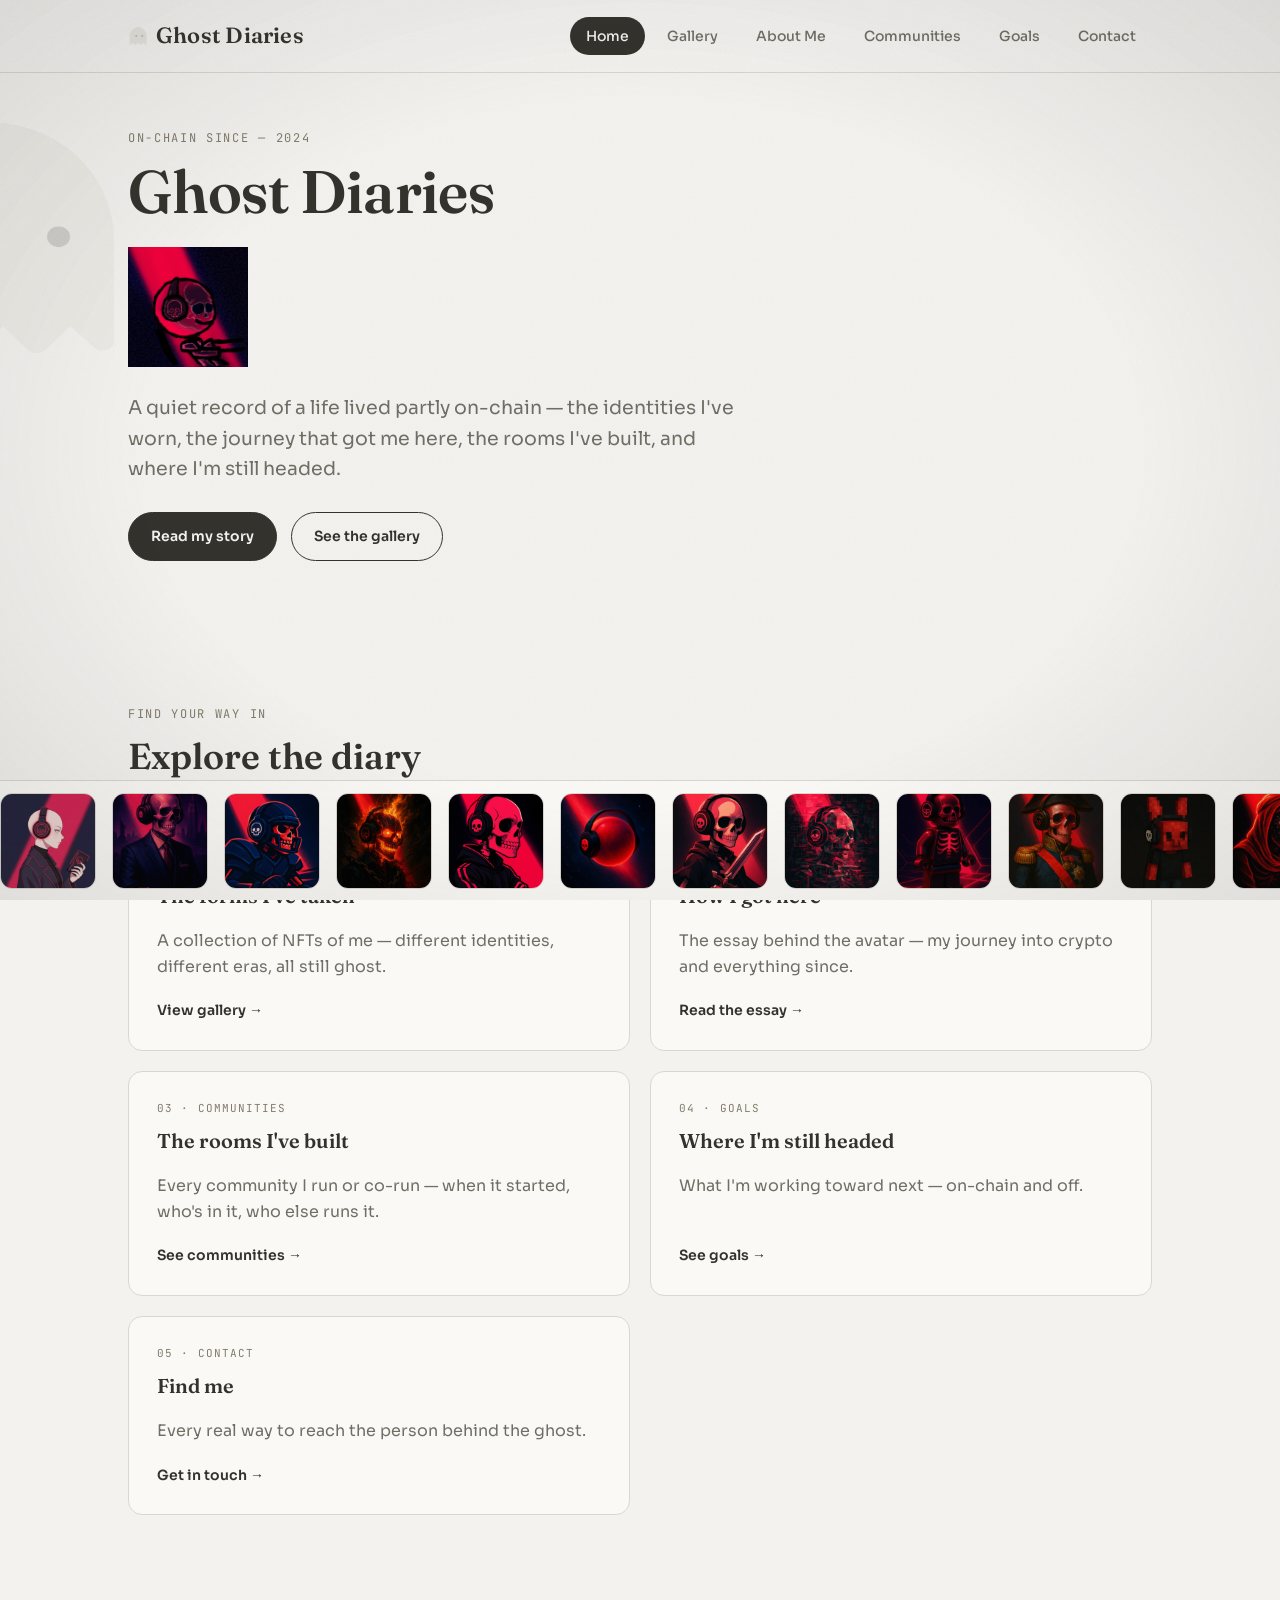
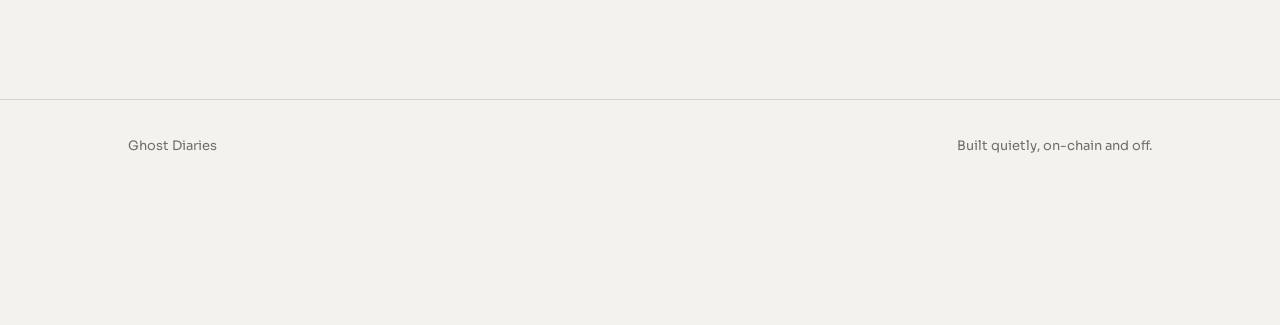
<file: index.html>
<!doctype html>
<html lang="en">
<head>
<meta charset="UTF-8">
<meta name="viewport" content="width=device-width, initial-scale=1.0">
<title>Ghost Diaries</title>
<meta name="description" content="Ghost Diaries — a personal crypto portfolio: NFT gallery, story, communities and goals.">
<link rel="icon" href="assets/ghost-wisp.svg">
<link rel="preconnect" href="https://fonts.googleapis.com">
<link href="https://fonts.googleapis.com/css2?family=Fraunces:opsz,wght@9..144,500;9..144,600;9..144,700&family=Sora:wght@400;500;600;700&family=JetBrains+Mono:wght@400;500&display=swap" rel="stylesheet">
<link rel="stylesheet" href="styles.css">
</head>
<body data-ghost="home" class="has-marquee">

<img class="ghost-wisp" src="18.jpg" alt="" aria-hidden="true">
<div class="grain-overlay" aria-hidden="true"></div>
<div class="vignette" aria-hidden="true"></div>

<nav class="site-nav">
  <div class="wrap">
    <a class="brand" href="index.html">
      <img class="brand-mark" src="18.jpg" alt="">
      Ghost Diaries
    </a>
    <button class="nav-toggle" aria-label="Toggle menu" aria-expanded="false">
      <span></span><span></span><span></span>
    </button>
    <ul class="nav-links">
      <li><a href="index.html">Home</a></li>
      <li><a href="gallery.html">Gallery</a></li>
      <li><a href="about.html">About Me</a></li>
      <li><a href="communities.html">Communities</a></li>
      <li><a href="goals.html">Goals</a></li>
      <li><a href="contact.html">Contact</a></li>
    </ul>
  </div>
</nav>

<main>

  <section class="tight">
    <div class="wrap">
      <p class="eyebrow">on-chain since — <span class="placeholder-inline">2024</span></p>
      <h1>Ghost Diaries</h1>

      <img src="42.jpg" alt="The Ghost Diaries ghost" class="floating-ghost">

      <p class="lede">A quiet record of a life lived partly on-chain — the identities I've worn, the journey that got me here, the rooms I've built, and where I'm still headed.</p>
      <div style="display:flex; gap:14px; margin-top:28px; flex-wrap:wrap;">
        <a class="btn btn-primary" href="about.html">Read my story</a>
        <a class="btn btn-ghost" href="gallery.html">See the gallery</a>
      </div>
    </div>
  </section>

  <section>
    <div class="wrap">
      <div class="section-head">
        <p class="eyebrow">Find your way in</p>
        <h2>Explore the diary</h2>
      </div>

      <div class="nav-preview-grid">

        <a class="preview-card" href="gallery.html" data-reveal>
          <span class="preview-tag">01 · Gallery</span>
          <h3>The forms I've taken</h3>
          <p>A collection of NFTs of me — different identities, different eras, all still ghost.</p>
          <span class="preview-cta">View gallery →</span>
        </a>

        <a class="preview-card" href="about.html" data-reveal>
          <span class="preview-tag">02 · About Me</span>
          <h3>How I got here</h3>
          <p>The essay behind the avatar — my journey into crypto and everything since.</p>
          <span class="preview-cta">Read the essay →</span>
        </a>

        <a class="preview-card" href="communities.html" data-reveal>
          <span class="preview-tag">03 · Communities</span>
          <h3>The rooms I've built</h3>
          <p>Every community I run or co-run — when it started, who's in it, who else runs it.</p>
          <span class="preview-cta">See communities →</span>
        </a>

        <a class="preview-card" href="goals.html" data-reveal>
          <span class="preview-tag">04 · Goals</span>
          <h3>Where I'm still headed</h3>
          <p>What I'm working toward next — on-chain and off.</p>
          <span class="preview-cta">See goals →</span>
        </a>

        <a class="preview-card" href="contact.html" data-reveal>
          <span class="preview-tag">05 · Contact</span>
          <h3>Find me</h3>
          <p>Every real way to reach the person behind the ghost.</p>
          <span class="preview-cta">Get in touch →</span>
        </a>

      </div>
    </div>
  </section>

</main>

<footer class="site-footer">
  <div class="wrap">
    <span>Ghost Diaries</span>
    <span>Built quietly, on-chain and off.</span>
  </div>
</footer>
<div class="marquee-bar" aria-hidden="true">
  <div class="marquee-track">
    <img src="21.jpg" alt="" loading="lazy"><img src="22.jpg" alt="" loading="lazy"><img src="23.jpg" alt="" loading="lazy"><img src="24.jpg" alt="" loading="lazy"><img src="25.jpg" alt="" loading="lazy"><img src="26.jpg" alt="" loading="lazy"><img src="27.jpg" alt="" loading="lazy"><img src="28.jpg" alt="" loading="lazy"><img src="29.jpg" alt="" loading="lazy"><img src="30.jpg" alt="" loading="lazy"><img src="31.jpg" alt="" loading="lazy"><img src="32.jpg" alt="" loading="lazy"><img src="33.jpg" alt="" loading="lazy"><img src="34.jpg" alt="" loading="lazy"><img src="35.jpg" alt="" loading="lazy"><img src="36.jpg" alt="" loading="lazy"><img src="37.jpg" alt="" loading="lazy"><img src="38.jpg" alt="" loading="lazy"><img src="39.jpg" alt="" loading="lazy"><img src="40.jpg" alt="" loading="lazy"><img src="41.jpg" alt="" loading="lazy"><img src="42.jpg" alt="" loading="lazy"><img src="43.jpg" alt="" loading="lazy">
  </div>
</div>
<script src="script.js"></script>
</body>
</html>
</file>
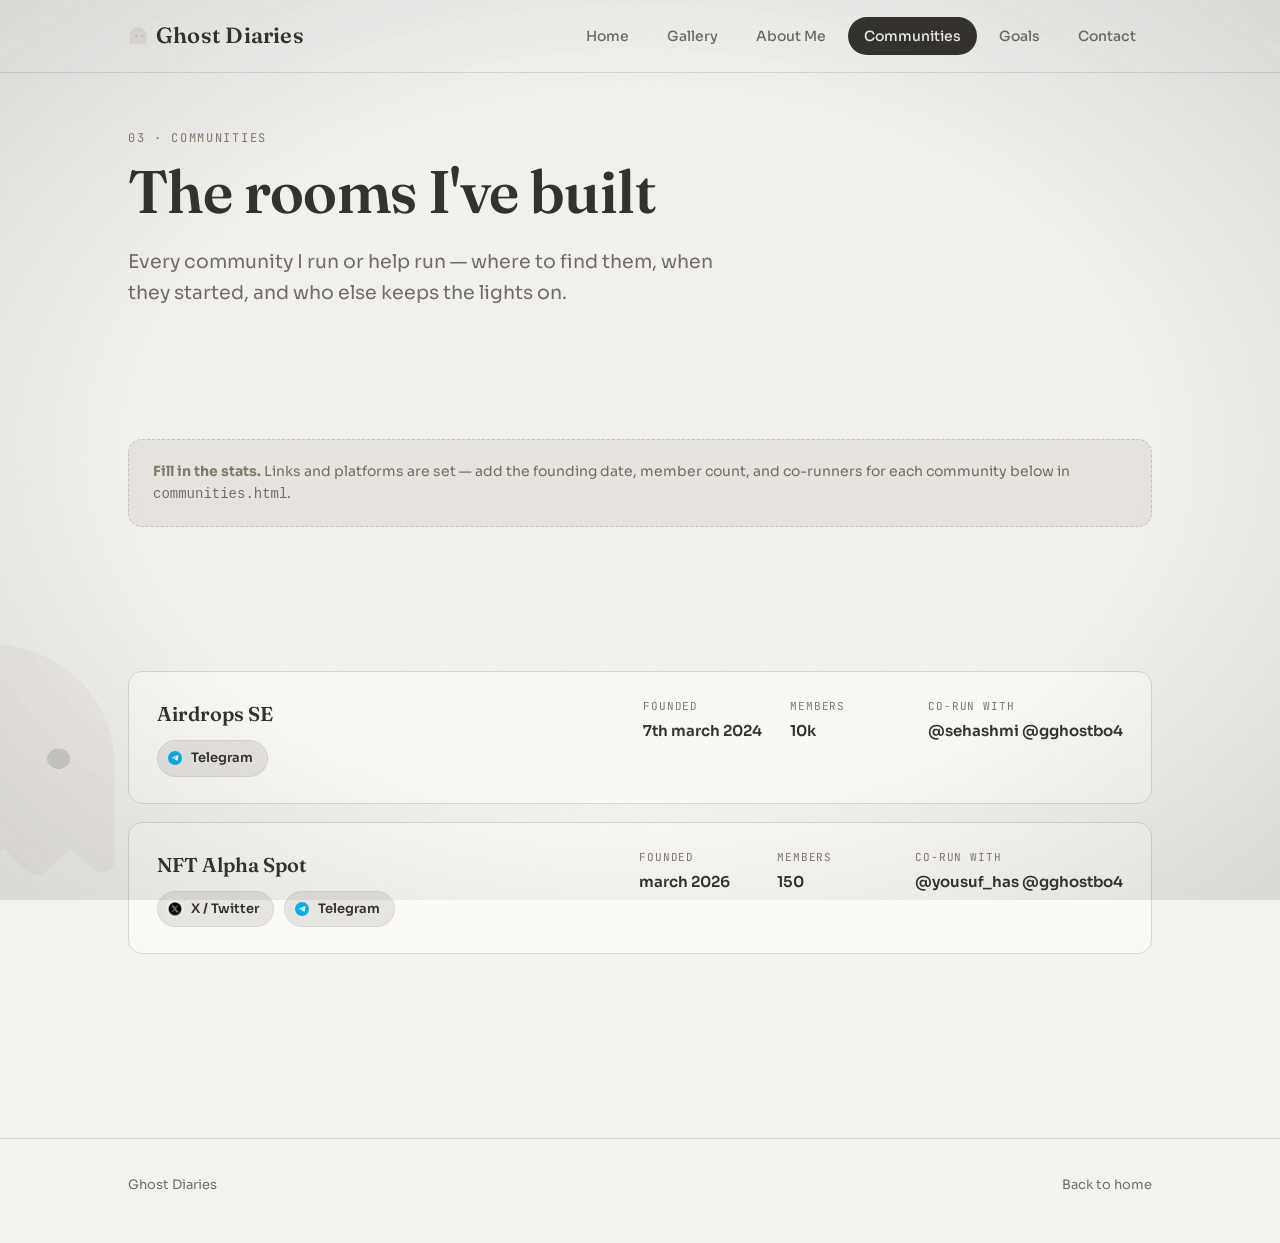
<file: communities.html>
<!doctype html>
<html lang="en">
<head>
<meta charset="UTF-8">
<meta name="viewport" content="width=device-width, initial-scale=1.0">
<title>Communities — Ghost Diaries</title>
<link rel="icon" href="assets/ghost-wisp.svg">
<link rel="preconnect" href="https://fonts.googleapis.com">
<link href="https://fonts.googleapis.com/css2?family=Fraunces:opsz,wght@9..144,500;9..144,600;9..144,700&family=Sora:wght@400;500;600;700&family=JetBrains+Mono:wght@400;500&display=swap" rel="stylesheet">
<link rel="stylesheet" href="styles.css">
</head>
<body data-ghost="communities">

<img class="ghost-wisp" src="18.jpg" alt="" aria-hidden="true">
<div class="grain-overlay" aria-hidden="true"></div>
<div class="vignette" aria-hidden="true"></div>

<nav class="site-nav">
  <div class="wrap">
    <a class="brand" href="index.html">
      <img class="brand-mark" src="18.jpg" alt="">
      Ghost Diaries
    </a>
    <button class="nav-toggle" aria-label="Toggle menu" aria-expanded="false">
      <span></span><span></span><span></span>
    </button>
    <ul class="nav-links">
      <li><a href="index.html">Home</a></li>
      <li><a href="gallery.html">Gallery</a></li>
      <li><a href="about.html">About Me</a></li>
      <li><a href="communities.html">Communities</a></li>
      <li><a href="goals.html">Goals</a></li>
      <li><a href="contact.html">Contact</a></li>
    </ul>
  </div>
</nav>

<main>
  <section class="tight">
    <div class="wrap">
      <p class="eyebrow">03 · Communities</p>
      <h1>The rooms I've built</h1>
      <p class="lede">Every community I run or help run — where to find them, when they started, and who else keeps the lights on.</p>
    </div>
  </section>

  <section class="tight">
    <div class="wrap">
      <div class="placeholder">
        <strong>Fill in the stats.</strong> Links and platforms are set — add the founding date, member count, and co-runners for each community below in <code>communities.html</code>.
      </div>
    </div>
  </section>

  <section>
    <div class="wrap">
      <div class="community-list">

        <div class="community-card" data-reveal>
          <div class="community-main">
            <h3>Airdrops SE</h3>
            <div class="community-links">
              <a class="platform-link" href="https://t.me/airdropsse" target="_blank" rel="noopener">
                <img src="20.png" alt="" class="platform-icon">
                Telegram
              </a>
            </div>
          </div>
          <dl class="community-stats">
            <div><dt>Founded</dt><dd>7th march 2024</dd></div>
            <div><dt>Members</dt><dd>10k</dd></div>
            <div><dt>Co-run with</dt><dd>@sehashmi @gghostbo4</dd></div>
          </dl>
        </div>

        <div class="community-card" data-reveal>
          <div class="community-main">
            <h3>NFT Alpha Spot</h3>
            <div class="community-links">
              <a class="platform-link" href="https://x.com/NFTALPHASPOT?s=20" target="_blank" rel="noopener">
                <img src="19.jpg" alt="" class="platform-icon">
                X / Twitter
              </a>
              <a class="platform-link" href="https://t.me/minting_nfts" target="_blank" rel="noopener">
                <img src="20.png" alt="" class="platform-icon">
                Telegram
              </a>
            </div>
          </div>
          <dl class="community-stats">
            <div><dt>Founded</dt><dd>march 2026</dd></div>
            <div><dt>Members</dt><dd>150</dd></div>
            <div><dt>Co-run with</dt><dd>@yousuf_has @gghostbo4</dd></div>
          </dl>
        </div>

      </div>
    </div>
  </section>
</main>

<footer class="site-footer">
  <div class="wrap">
    <span>Ghost Diaries</span>
    <a href="index.html">Back to home</a>
  </div>
</footer>
<script src="script.js"></script>
</body>
</html>
</file>
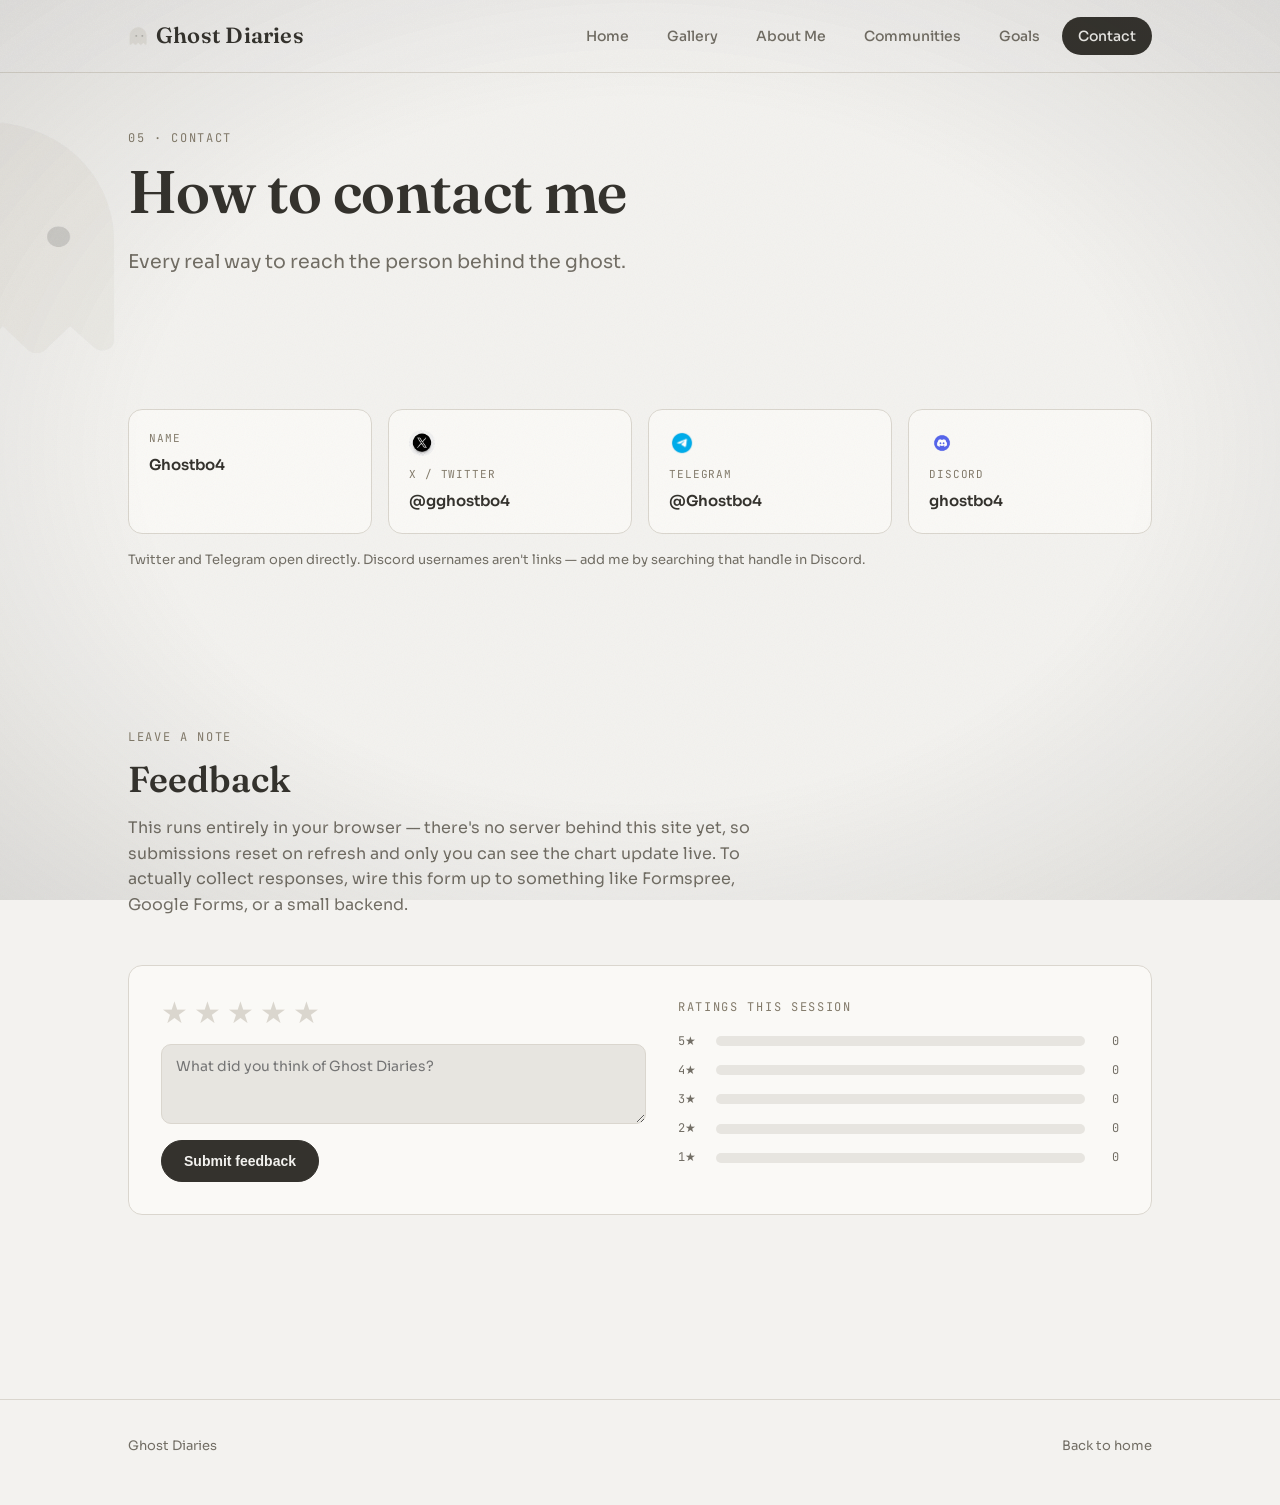
<file: contact.html>
<!doctype html>
<html lang="en">
<head>
<meta charset="UTF-8">
<meta name="viewport" content="width=device-width, initial-scale=1.0">
<title>Contact — Ghost Diaries</title>
<link rel="icon" href="assets/ghost-wisp.svg">
<link rel="preconnect" href="https://fonts.googleapis.com">
<link href="https://fonts.googleapis.com/css2?family=Fraunces:opsz,wght@9..144,500;9..144,600;9..144,700&family=Sora:wght@400;500;600;700&family=JetBrains+Mono:wght@400;500&display=swap" rel="stylesheet">
<link rel="stylesheet" href="styles.css">
</head>
<body data-ghost="contact">

<img class="ghost-wisp" src="18.jpg" alt="" aria-hidden="true">
<div class="grain-overlay" aria-hidden="true"></div>
<div class="vignette" aria-hidden="true"></div>

<nav class="site-nav">
  <div class="wrap">
    <a class="brand" href="index.html">
      <img class="brand-mark" src="18.jpg" alt="">
      Ghost Diaries
    </a>
    <button class="nav-toggle" aria-label="Toggle menu" aria-expanded="false">
      <span></span><span></span><span></span>
    </button>
    <ul class="nav-links">
      <li><a href="index.html">Home</a></li>
      <li><a href="gallery.html">Gallery</a></li>
      <li><a href="about.html">About Me</a></li>
      <li><a href="communities.html">Communities</a></li>
      <li><a href="goals.html">Goals</a></li>
      <li><a href="contact.html">Contact</a></li>
    </ul>
  </div>
</nav>

<main>
  <section class="tight">
    <div class="wrap">
      <p class="eyebrow">05 · Contact</p>
      <h1>How to contact me</h1>
      <p class="lede">Every real way to reach the person behind the ghost.</p>
    </div>
  </section>

  <section class="tight">
    <div class="wrap">
      <div class="credentials-grid">

        <div class="credential-card" data-reveal>
          <span class="credential-label">Name</span>
          <span class="credential-value">Ghostbo4</span>
        </div>

        <a class="credential-card" href="https://x.com/gghostbo4" target="_blank" rel="noopener" data-reveal>
          <img src="19.jpg" alt="" class="credential-icon">
          <span class="credential-label">X / Twitter</span>
          <span class="credential-value">@gghostbo4</span>
        </a>

        <a class="credential-card" href="https://t.me/Ghostbo4" target="_blank" rel="noopener" data-reveal>
          <img src="20.png" alt="" class="credential-icon">
          <span class="credential-label">Telegram</span>
          <span class="credential-value">@Ghostbo4</span>
        </a>

        <div class="credential-card" data-reveal>
          <img src="44.jpg" alt="" class="credential-icon">
          <span class="credential-label">Discord</span>
          <span class="credential-value">ghostbo4</span>
        </div>

      </div>
      <p class="credential-note">Twitter and Telegram open directly. Discord usernames aren't links — add me by searching that handle in Discord.</p>
    </div>
  </section>

  <section>
    <div class="wrap">
      <div class="section-head">
        <p class="eyebrow">Leave a note</p>
        <h2>Feedback</h2>
        <p style="color:var(--ink-soft); margin-top:8px;">This runs entirely in your browser — there's no server behind this site yet, so submissions reset on refresh and only you can see the chart update live. To actually collect responses, wire this form up to something like Formspree, Google Forms, or a small backend.</p>
      </div>

      <div class="feedback-panel" data-reveal>
        <form id="feedbackForm" class="feedback-form">
          <div class="star-rating" id="starRating" role="radiogroup" aria-label="Rating">
            <button type="button" class="star" data-value="1" aria-label="1 star">★</button>
            <button type="button" class="star" data-value="2" aria-label="2 stars">★</button>
            <button type="button" class="star" data-value="3" aria-label="3 stars">★</button>
            <button type="button" class="star" data-value="4" aria-label="4 stars">★</button>
            <button type="button" class="star" data-value="5" aria-label="5 stars">★</button>
          </div>
          <textarea id="feedbackText" placeholder="What did you think of Ghost Diaries?" rows="3"></textarea>
          <button type="submit" class="btn btn-primary" style="align-self:flex-start;">Submit feedback</button>
          <p id="feedbackThanks" class="feedback-thanks" hidden>Thanks — got it. (Remember: this session only.)</p>
        </form>

        <div class="feedback-chart-wrap">
          <p class="eyebrow" style="margin-bottom:14px;">Ratings this session</p>
          <div class="feedback-chart" id="feedbackChart">
            <div class="chart-row"><span class="chart-label">5★</span><div class="chart-bar-track"><div class="chart-bar" data-bar="5"></div></div><span class="chart-count" data-count="5">0</span></div>
            <div class="chart-row"><span class="chart-label">4★</span><div class="chart-bar-track"><div class="chart-bar" data-bar="4"></div></div><span class="chart-count" data-count="4">0</span></div>
            <div class="chart-row"><span class="chart-label">3★</span><div class="chart-bar-track"><div class="chart-bar" data-bar="3"></div></div><span class="chart-count" data-count="3">0</span></div>
            <div class="chart-row"><span class="chart-label">2★</span><div class="chart-bar-track"><div class="chart-bar" data-bar="2"></div></div><span class="chart-count" data-count="2">0</span></div>
            <div class="chart-row"><span class="chart-label">1★</span><div class="chart-bar-track"><div class="chart-bar" data-bar="1"></div></div><span class="chart-count" data-count="1">0</span></div>
          </div>
        </div>
      </div>
    </div>
  </section>
</main>

<footer class="site-footer">
  <div class="wrap">
    <span>Ghost Diaries</span>
    <a href="index.html">Back to home</a>
  </div>
</footer>
<script src="script.js"></script>
<script src="feedback.js"></script>
</body>
</html>
</file>
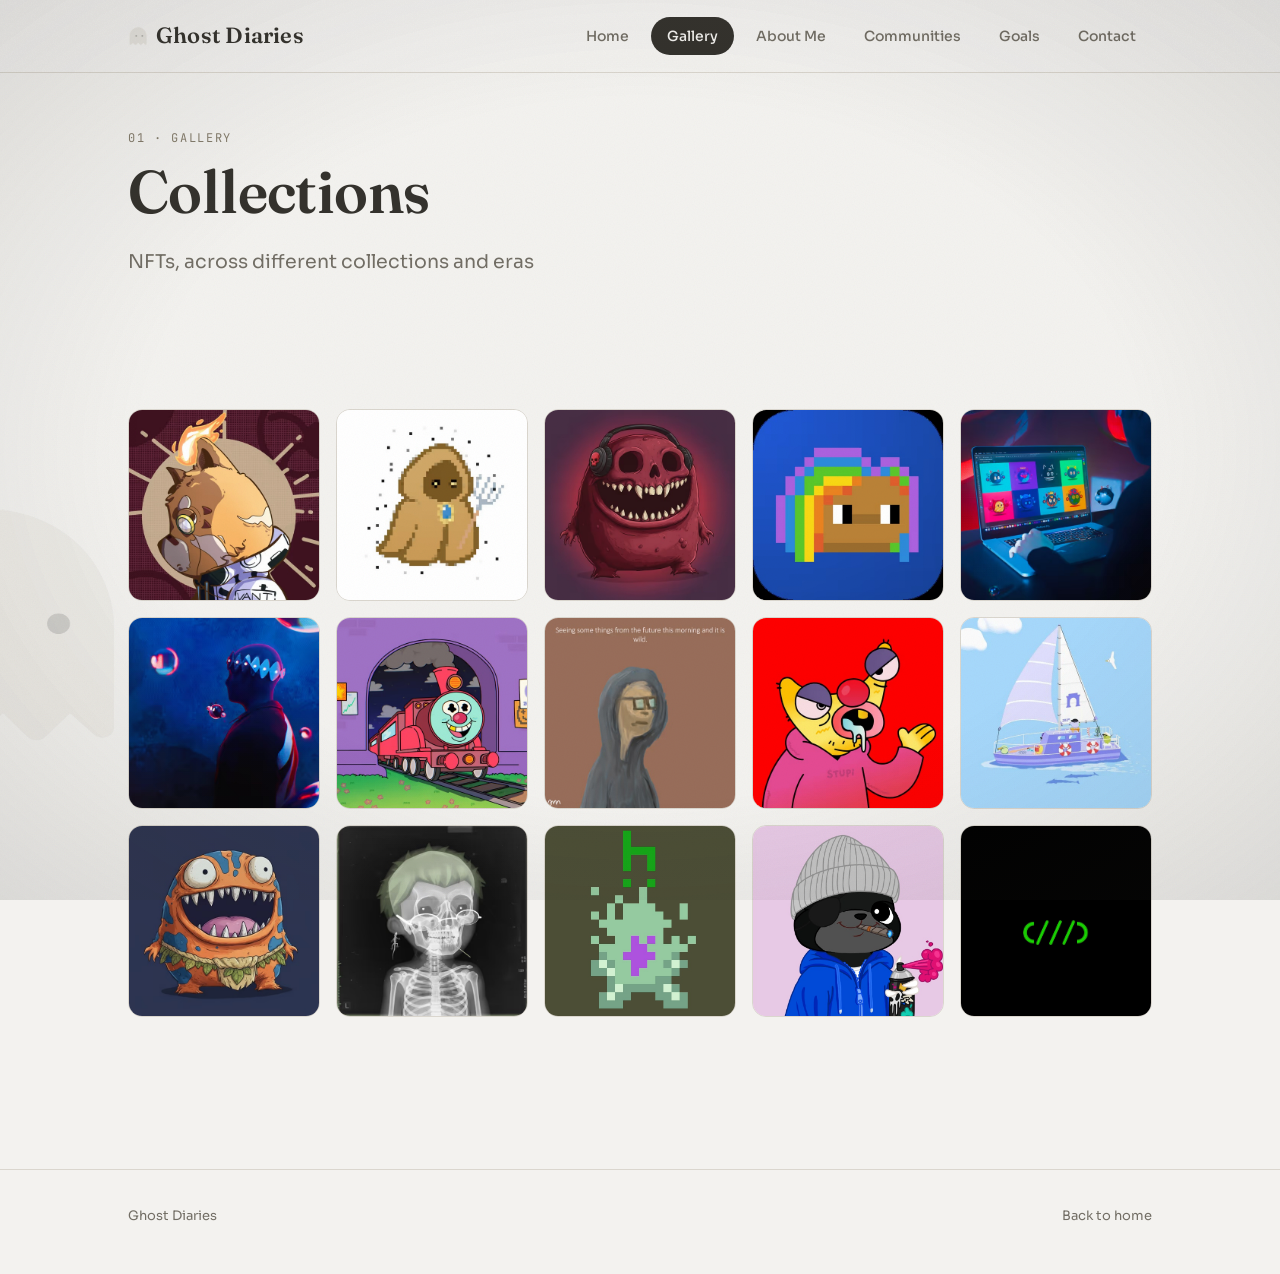
<file: gallery.html>
<!doctype html>
<html lang="en">
<head>
<meta charset="UTF-8">
<meta name="viewport" content="width=device-width, initial-scale=1.0">
<title>Gallery — Ghost Diaries</title>
<link rel="icon" href="assets/ghost-wisp.svg">
<link rel="preconnect" href="https://fonts.googleapis.com">
<link href="https://fonts.googleapis.com/css2?family=Fraunces:opsz,wght@9..144,500;9..144,600;9..144,700&family=Sora:wght@400;500;600;700&family=JetBrains+Mono:wght@400;500&display=swap" rel="stylesheet">
<link rel="stylesheet" href="styles.css">
</head>
<body data-ghost="gallery">

<img class="ghost-wisp" src="18.jpg" alt="" aria-hidden="true">
<div class="grain-overlay" aria-hidden="true"></div>
<div class="vignette" aria-hidden="true"></div>

<nav class="site-nav">
  <div class="wrap">
    <a class="brand" href="index.html">
      <img class="brand-mark" src="18.jpg" alt="">
      Ghost Diaries
    </a>
    <button class="nav-toggle" aria-label="Toggle menu" aria-expanded="false">
      <span></span><span></span><span></span>
    </button>
    <ul class="nav-links">
      <li><a href="index.html">Home</a></li>
      <li><a href="gallery.html">Gallery</a></li>
      <li><a href="about.html">About Me</a></li>
      <li><a href="communities.html">Communities</a></li>
      <li><a href="goals.html">Goals</a></li>
      <li><a href="contact.html">Contact</a></li>
    </ul>
  </div>
</nav>

<main>
  <section class="tight">
    <div class="wrap">
      <p class="eyebrow">01 · Gallery</p>
      <h1>Collections</h1>
      <p class="lede">NFTs, across different collections and eras </p>
    </div>
  </section>

  <!-- <section class="tight">
    <div class="wrap">
      <div class="placeholder">
        <strong>Collection details needed.</strong> I couldn't reliably identify which real collection each piece is from, so every card below is tagged with placeholders — send me the collection name, date, story, and creator for each numbered piece and I'll fill them in.
      </div>
    </div>
  </section> -->

  <section class="tight">
    <div class="wrap">
      <div class="gallery-grid">
        <figure class="gallery-item"><img src="1.jpg" alt="Piece 01" loading="lazy"></figure>
        <figure class="gallery-item"><img src="2.jpg" alt="Piece 02" loading="lazy"></figure>
        <figure class="gallery-item"><img src="3.jpg" alt="Piece 03" loading="lazy"></figure>
        <figure class="gallery-item"><img src="4.jpg" alt="Piece 04" loading="lazy"></figure>
        <figure class="gallery-item"><img src="5.jpg" alt="Piece 05" loading="lazy"></figure>
        <figure class="gallery-item"><img src="6.jpg" alt="Piece 06" loading="lazy"></figure>
        <figure class="gallery-item"><img src="7.jpg" alt="Piece 07" loading="lazy"></figure>
        <figure class="gallery-item"><img src="8.jpg" alt="Piece 08" loading="lazy"></figure>
        <figure class="gallery-item"><img src="9.jpg" alt="Piece 09" loading="lazy"></figure>
        <figure class="gallery-item"><img src="10.jpg" alt="Piece 10" loading="lazy"></figure>
        <figure class="gallery-item"><img src="11.jpg" alt="Piece 11" loading="lazy"></figure>
        <figure class="gallery-item"><img src="12.jpg" alt="Piece 12" loading="lazy"></figure>
        <figure class="gallery-item"><img src="13.jpg" alt="Piece 13" loading="lazy"></figure>
        <figure class="gallery-item"><img src="14.jpg" alt="Piece 14" loading="lazy"></figure>
        <figure class="gallery-item"><img src="15.jpg" alt="Piece 15" loading="lazy"></figure>
      </div>
    </div>
  </section>

</main>

<footer class="site-footer">
  <div class="wrap">
    <span>Ghost Diaries</span>
    <a href="index.html">Back to home</a>
  </div>
</footer>
<script src="script.js"></script>
</body>
</html>
</file>
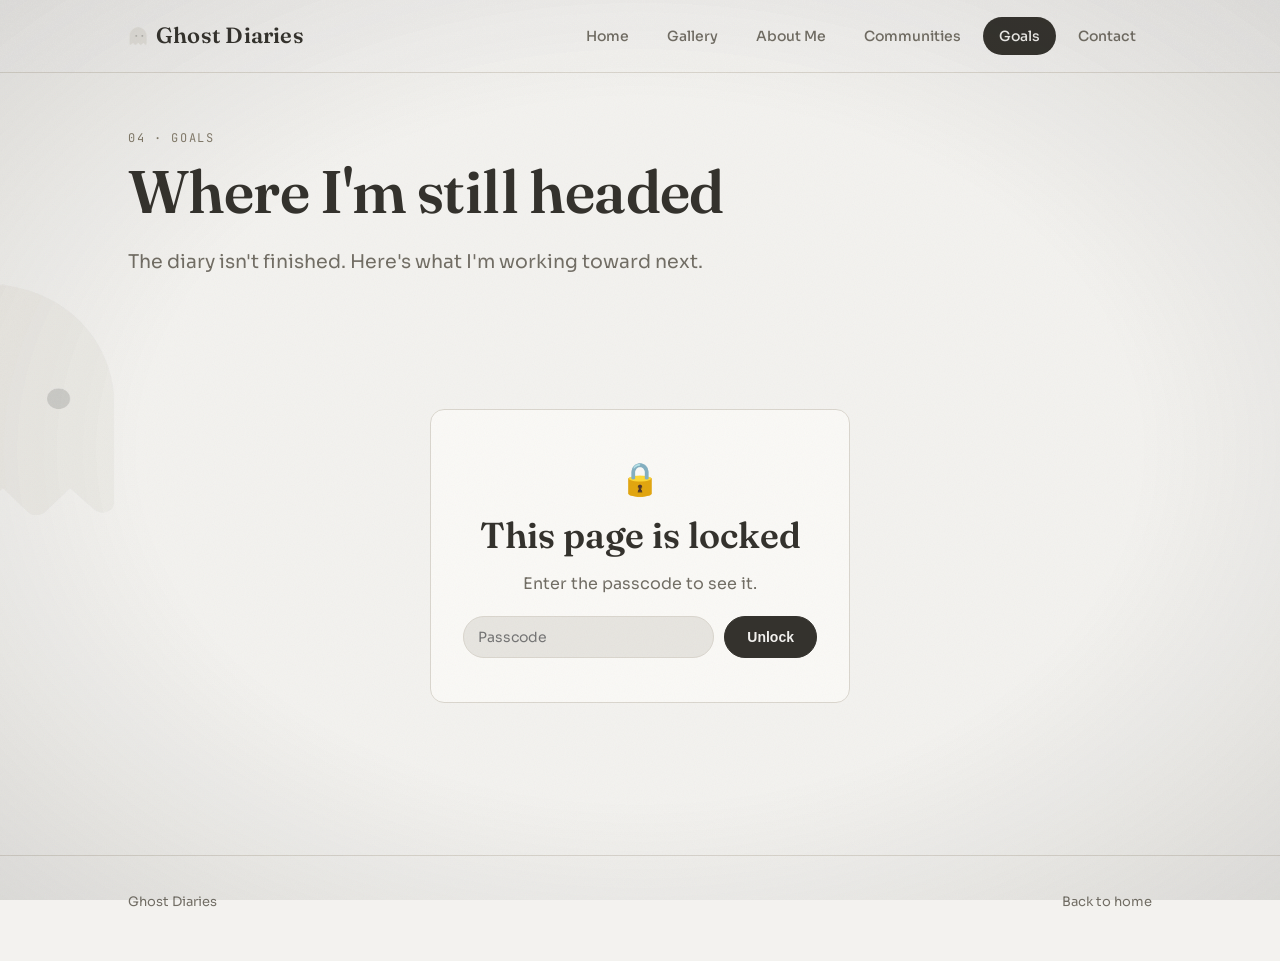
<file: goals.html>
<!doctype html>
<html lang="en">
<head>
<meta charset="UTF-8">
<meta name="viewport" content="width=device-width, initial-scale=1.0">
<title>Goals — Ghost Diaries</title>
<link rel="icon" href="assets/ghost-wisp.svg">
<link rel="preconnect" href="https://fonts.googleapis.com">
<link href="https://fonts.googleapis.com/css2?family=Fraunces:opsz,wght@9..144,500;9..144,600;9..144,700&family=Sora:wght@400;500;600;700&family=JetBrains+Mono:wght@400;500&display=swap" rel="stylesheet">
<link rel="stylesheet" href="styles.css">
</head>
<body data-ghost="goals">

<img class="ghost-wisp" src="18.jpg" alt="" aria-hidden="true">
<div class="grain-overlay" aria-hidden="true"></div>
<div class="vignette" aria-hidden="true"></div>

<nav class="site-nav">
  <div class="wrap">
    <a class="brand" href="index.html">
      <img class="brand-mark" src="18.jpg" alt="">
      Ghost Diaries
    </a>
    <button class="nav-toggle" aria-label="Toggle menu" aria-expanded="false">
      <span></span><span></span><span></span>
    </button>
    <ul class="nav-links">
      <li><a href="index.html">Home</a></li>
      <li><a href="gallery.html">Gallery</a></li>
      <li><a href="about.html">About Me</a></li>
      <li><a href="communities.html">Communities</a></li>
      <li><a href="goals.html">Goals</a></li>
      <li><a href="contact.html">Contact</a></li>
    </ul>
  </div>
</nav>

<main>
  <section class="tight">
    <div class="wrap">
      <p class="eyebrow">04 · Goals</p>
      <h1>Where I'm still headed</h1>
      <p class="lede">The diary isn't finished. Here's what I'm working toward next.</p>
    </div>
  </section>

  <section class="tight" id="goalsLockSection">
    <div class="wrap">
      <div class="lock-panel" data-reveal>
        <div class="lock-icon">🔒</div>
        <h2>This page is locked</h2>
        <p style="color:var(--ink-soft);">Enter the passcode to see it.</p>
        <form id="goalsLockForm" class="lock-form">
          <input type="password" id="goalsPasscode" placeholder="Passcode" autocomplete="off">
          <button type="submit" class="btn btn-primary">Unlock</button>
        </form>
        <p id="goalsLockError" class="lock-error" hidden>That's not it — try again.</p>
      </div>
    </div>
  </section>

  <section id="goalsContentSection" hidden>
    <div class="wrap" id="goalsContent"></div>
  </section>
</main>

<footer class="site-footer">
  <div class="wrap">
    <span>Ghost Diaries</span>
    <a href="index.html">Back to home</a>
  </div>
</footer>
<script>
  window.__goalsPayload = "[base64]";
</script>
<script src="goals-lock.js"></script>
<script src="script.js"></script>
</body>
</html>
</file>
<file: styles.css>
/* ============================================================
   GHOST DIARIES — design tokens
   Palette: soft grey & greyish-white, nostalgic — like a faded
   photograph. No color accents, only tone: warm ink, silver wisp.
   Type: Fraunces (display) / Sora (body) / JetBrains Mono (data)
   ============================================================ */

:root {
  --mist:       #F3F2EF;   /* page background — greyish white */
  --fog:        #E7E5E0;   /* panel background */
  --fog-deep:   #DAD7D0;   /* deeper panel / hover */
  --ink:        #34322D;   /* primary text — soft warm charcoal */
  --ink-soft:   #726E65;   /* secondary text — faded grey */
  --teal:       #A29B8C;   /* primary accent — muted taupe grey */
  --teal-deep:  #837B6B;   /* accent, hover / emphasis */
  --wisp:       #CAC5B9;   /* faint silver wisp — the ghost's colour */
  --line:       #DAD6CE;   /* hairline borders */
  --white:      #FAF9F6;   /* card background — warm off-white, not stark */

  --font-display: "Fraunces", Georgia, serif;
  --font-body: "Sora", -apple-system, BlinkMacSystemFont, sans-serif;
  --font-mono: "JetBrains Mono", ui-monospace, monospace;

  --radius: 14px;
  --max-w: 1080px;
}

@font-face-note {
  /* Fonts loaded via Google Fonts <link> in each HTML head */
}

* { box-sizing: border-box; }

html {
  scroll-behavior: smooth;
}

@media (prefers-reduced-motion: reduce) {
  html { scroll-behavior: auto; }
  * { animation-duration: 0.01ms !important; animation-iteration-count: 1 !important; transition-duration: 0.01ms !important; }
}

body {
  margin: 0;
  background: var(--mist);
  color: var(--ink);
  font-family: var(--font-body);
  font-size: 16px;
  line-height: 1.6;
  -webkit-font-smoothing: antialiased;
  overflow-x: hidden;
  animation: page-fade-in 1.1s ease both;
}

@keyframes page-fade-in {
  from { opacity: 0; }
  to   { opacity: 1; }
}

/* ---------------- Nostalgic atmosphere: grain + vignette ----------------
   A fixed, animated film-grain texture and a soft vignette sit above
   everything at low opacity — the "old photograph" feel across every
   page. Grain flickers gently via a stepped background-position shift;
   vignette is static, just a corner darkening. */

.grain-overlay {
  position: fixed;
  inset: 0;
  z-index: 50;
  pointer-events: none;
  opacity: 0.05;
  mix-blend-mode: multiply;
  background-image: url("data:image/svg+xml;utf8,<svg xmlns='http://www.w3.org/2000/svg' width='160' height='160'><filter id='n'><feTurbulence type='fractalNoise' baseFrequency='0.9' numOctaves='2' stitchTiles='stitch'/></filter><rect width='100%25' height='100%25' filter='url(%23n)'/></svg>");
  background-size: 160px 160px;
  animation: grain-flicker 8s steps(8) infinite;
}

@keyframes grain-flicker {
  0%   { transform: translate(0, 0); }
  12%  { transform: translate(-2%, 1%); }
  24%  { transform: translate(1%, -1%); }
  36%  { transform: translate(-1%, 2%); }
  48%  { transform: translate(2%, -2%); }
  60%  { transform: translate(-2%, -1%); }
  72%  { transform: translate(1%, 1%); }
  84%  { transform: translate(-1%, -2%); }
  100% { transform: translate(0, 0); }
}

.vignette {
  position: fixed;
  inset: 0;
  z-index: 49;
  pointer-events: none;
  background: radial-gradient(ellipse at center, rgba(52, 50, 45, 0) 55%, rgba(52, 50, 45, 0.12) 100%);
}

@media (prefers-reduced-motion: reduce) {
  .grain-overlay { animation: none; }
  body { animation: none; }
}

a { color: inherit; text-decoration: none; }

img { max-width: 100%; display: block; }

.wrap {
  max-width: var(--max-w);
  margin: 0 auto;
  padding: 0 28px;
}

/* ---------------- Ghost motif (signature element) ----------------
   A faint translucent ghost silhouette drifts slowly across each
   page — always present, never fully in focus. Position/animation
   delay is varied per page via body[data-ghost] to feel like it's
   wandering the site rather than repeating itself. */

.ghost-wisp {
  position: fixed;
  top: 12%;
  left: -10%;
  width: 260px;
  height: 260px;
  pointer-events: none;
  z-index: 0;
  opacity: 0.35;
  filter: blur(0.5px);
  animation: drift 42s ease-in-out infinite;
}

body[data-ghost="gallery"] .ghost-wisp { top: 55%; animation-duration: 50s; }
body[data-ghost="about"] .ghost-wisp { top: 5%; animation-duration: 60s; }
body[data-ghost="communities"] .ghost-wisp { top: 70%; animation-duration: 46s; }
body[data-ghost="goals"] .ghost-wisp { top: 30%; animation-duration: 55s; }

@keyframes drift {
  0%   { transform: translate(0, 0) scale(1); }
  25%  { transform: translate(38vw, 4vh) scale(1.06); }
  50%  { transform: translate(78vw, -6vh) scale(0.96); }
  75%  { transform: translate(45vw, 8vh) scale(1.03); }
  100% { transform: translate(0, 0) scale(1); }
}

/* ---------------- Nav ---------------- */

.site-nav {
  position: sticky;
  top: 0;
  z-index: 10;
  background: rgba(243, 242, 239, 0.82);
  backdrop-filter: blur(10px);
  border-bottom: 1px solid var(--line);
  animation: settle-down 0.9s ease both;
}

main > section:first-of-type {
  animation: settle-up 1s ease both;
  animation-delay: 0.15s;
}

@keyframes settle-down {
  from { opacity: 0; transform: translateY(-10px); }
  to   { opacity: 1; transform: translateY(0); }
}

@keyframes settle-up {
  from { opacity: 0; transform: translateY(14px); }
  to   { opacity: 1; transform: translateY(0); }
}

@media (prefers-reduced-motion: reduce) {
  .site-nav, main > section:first-of-type { animation: none; }
}

.site-nav .wrap {
  display: flex;
  align-items: center;
  justify-content: space-between;
  height: 72px;
}

.brand {
  font-family: var(--font-display);
  font-size: 22px;
  font-weight: 600;
  letter-spacing: 0.01em;
  display: flex;
  align-items: center;
  gap: 8px;
}

.brand .brand-mark {
  width: 20px;
  height: 20px;
  opacity: 0.7;
}

.nav-links {
  display: flex;
  gap: 6px;
  list-style: none;
  margin: 0;
  padding: 0;
}

.nav-links a {
  display: inline-block;
  padding: 8px 16px;
  border-radius: 999px;
  font-size: 14px;
  font-weight: 500;
  color: var(--ink-soft);
  transition: background 0.2s ease, color 0.2s ease;
}

.nav-links a:hover,
.nav-links a:focus-visible {
  background: var(--fog);
  color: var(--ink);
}

.nav-links a.active {
  background: var(--ink);
  color: var(--mist);
}

.nav-toggle {
  display: none;
  background: none;
  border: none;
  cursor: pointer;
  padding: 8px;
}

.nav-toggle span {
  display: block;
  width: 22px;
  height: 2px;
  background: var(--ink);
  margin: 4px 0;
  border-radius: 2px;
}

@media (max-width: 720px) {
  .nav-toggle { display: block; }
  .nav-links {
    position: absolute;
    top: 72px;
    left: 0;
    right: 0;
    background: var(--mist);
    border-bottom: 1px solid var(--line);
    flex-direction: column;
    padding: 12px 20px 20px;
    display: none;
  }
  .nav-links.open { display: flex; }
  .nav-links a { width: 100%; padding: 12px 16px; }
}

:focus-visible {
  outline: 2px solid var(--teal-deep);
  outline-offset: 2px;
}

/* ---------------- Footer ---------------- */

.site-footer {
  border-top: 1px solid var(--line);
  margin-top: 96px;
  padding: 36px 0 48px;
  color: var(--ink-soft);
  font-size: 13px;
  position: relative;
  z-index: 1;
}

.site-footer .wrap {
  display: flex;
  justify-content: space-between;
  align-items: center;
  flex-wrap: wrap;
  gap: 12px;
}

/* ---------------- Typography helpers ---------------- */

.eyebrow {
  font-family: var(--font-mono);
  font-size: 12px;
  letter-spacing: 0.14em;
  text-transform: uppercase;
  color: var(--teal-deep);
}

h1, h2, h3 {
  font-family: var(--font-display);
  font-weight: 600;
  color: var(--ink);
  margin: 0 0 0.4em;
}

h1 { font-size: clamp(36px, 6vw, 60px); line-height: 1.05; letter-spacing: -0.01em; }
h2 { font-size: clamp(26px, 4vw, 36px); line-height: 1.15; }
h3 { font-size: 20px; }

p { margin: 0 0 1em; color: var(--ink); }

.lede {
  font-size: 19px;
  color: var(--ink-soft);
  max-width: 620px;
}

main {
  position: relative;
  z-index: 1;
}

/* ---------------- Buttons ---------------- */

.btn {
  display: inline-flex;
  align-items: center;
  gap: 8px;
  padding: 12px 22px;
  border-radius: 999px;
  font-size: 14px;
  font-weight: 600;
  border: 1px solid var(--ink);
  transition: transform 0.15s ease, background 0.2s ease, color 0.2s ease;
}

.btn-primary {
  background: var(--ink);
  color: var(--mist);
}
.btn-primary:hover { transform: translateY(-2px); background: var(--teal-deep); border-color: var(--teal-deep); }

.btn-ghost {
  background: transparent;
  color: var(--ink);
}
.btn-ghost:hover { transform: translateY(-2px); background: var(--fog); }

/* ---------------- Section shells ---------------- */

section { padding: 88px 0; position: relative; z-index: 1; }
section.tight { padding: 56px 0; }

.section-head { max-width: 640px; margin-bottom: 48px; }

/* ---------------- Cards ---------------- */

.card {
  background: var(--white);
  border: 1px solid var(--line);
  border-radius: var(--radius);
  padding: 28px;
}

/* ---------------- Placeholder callouts ---------------- */

.placeholder {
  border: 1.5px dashed var(--wisp);
  background: var(--fog);
  border-radius: var(--radius);
  padding: 20px 24px;
  color: var(--ink-soft);
  font-size: 14px;
}
.placeholder strong { color: var(--teal-deep); }

/* ---------------- Home: nav preview grid ---------------- */

.nav-preview-grid {
  display: grid;
  grid-template-columns: repeat(2, 1fr);
  gap: 20px;
}

@media (max-width: 640px) {
  .nav-preview-grid { grid-template-columns: 1fr; }
}

.preview-card {
  display: flex;
  flex-direction: column;
  gap: 8px;
  background: var(--white);
  border: 1px solid var(--line);
  border-radius: var(--radius);
  padding: 28px;
  transition: transform 0.2s ease, box-shadow 0.2s ease, border-color 0.2s ease;
}

.preview-card:hover {
  transform: translateY(-4px);
  box-shadow: 0 12px 28px -18px rgba(43, 46, 56, 0.35);
  border-color: var(--wisp);
}

.preview-tag {
  font-family: var(--font-mono);
  font-size: 11px;
  letter-spacing: 0.1em;
  text-transform: uppercase;
  color: var(--teal-deep);
}

.preview-card p { color: var(--ink-soft); margin: 0; }

.preview-cta {
  margin-top: auto;
  padding-top: 12px;
  font-size: 14px;
  font-weight: 600;
  color: var(--ink);
}

/* ---------------- Essay (About Me) ---------------- */

.essay {
  max-width: 680px;
  margin: 0 auto;
}
.essay h2 { margin-top: 2em; }
.essay h2:first-child { margin-top: 0; }
.essay p {
  font-size: 17px;
  color: var(--ink-soft);
}

/* ---------------- Communities ---------------- */

.community-list {
  display: flex;
  flex-direction: column;
  gap: 18px;
}

.community-card {
  display: flex;
  justify-content: space-between;
  align-items: flex-start;
  gap: 24px;
  flex-wrap: wrap;
  background: var(--white);
  border: 1px solid var(--line);
  border-radius: var(--radius);
  padding: 26px 28px;
  transition: border-color 0.2s ease, box-shadow 0.2s ease;
}
.community-card:hover {
  border-color: var(--wisp);
  box-shadow: 0 12px 28px -20px rgba(43, 46, 56, 0.35);
}

.community-main { max-width: 360px; }
.community-main h3 { margin-bottom: 10px; }
.community-main h3 a:hover { color: var(--teal-deep); }
.community-main p { color: var(--ink-soft); margin: 0; }

.community-links {
  display: flex;
  gap: 10px;
  flex-wrap: wrap;
}

.platform-link {
  display: inline-flex;
  align-items: center;
  gap: 7px;
  padding: 7px 14px 7px 8px;
  border-radius: 999px;
  border: 1px solid var(--line);
  background: var(--fog);
  font-size: 13px;
  font-weight: 600;
  color: var(--ink);
  transition: border-color 0.2s ease, background 0.2s ease, transform 0.15s ease;
}
.platform-link:hover {
  border-color: var(--teal-deep);
  background: var(--fog-deep);
  transform: translateY(-1px);
}

.platform-icon {
  width: 18px;
  height: 18px;
  border-radius: 50%;
}

.community-stats {
  display: flex;
  gap: 28px;
  margin: 0;
  flex-wrap: wrap;
}
.community-stats > div { min-width: 110px; }
.community-stats dt {
  font-family: var(--font-mono);
  font-size: 11px;
  letter-spacing: 0.08em;
  text-transform: uppercase;
  color: var(--teal-deep);
  margin-bottom: 4px;
}
.community-stats dd {
  margin: 0;
  font-weight: 600;
  font-size: 15px;
}

/* ---------------- Goals ---------------- */

.goals-columns {
  display: grid;
  grid-template-columns: repeat(2, 1fr);
  gap: 40px;
}
@media (max-width: 720px) {
  .goals-columns { grid-template-columns: 1fr; }
}

.goal-list {
  list-style: none;
  margin: 0;
  padding: 0;
  display: flex;
  flex-direction: column;
  gap: 14px;
}

.goal-list li {
  background: var(--white);
  border: 1px solid var(--line);
  border-radius: var(--radius);
  padding: 16px 18px;
  color: var(--ink);
  display: flex;
  align-items: center;
  gap: 12px;
  font-weight: 500;
}

.goal-list li::before {
  content: "";
  flex-shrink: 0;
  width: 8px;
  height: 8px;
  border-radius: 50%;
  background: var(--wisp);
}

/* ---------------- Reveal on scroll ---------------- */

[data-reveal] {
  transition: opacity 0.6s ease, transform 0.6s ease;
}
.js-ready [data-reveal] {
  opacity: 0;
  transform: translateY(16px);
}
.js-ready [data-reveal].is-visible {
  opacity: 1;
  transform: translateY(0);
}

/* ============================================================
   Floating ghost (home page)
   ============================================================ */

.floating-ghost {
  width: 120px;
  height: auto;
  margin: 18px 0 26px;
  animation: float-bob 4.5s ease-in-out infinite;
}

@keyframes float-bob {
  0%, 100% { transform: translateY(0); }
  50%      { transform: translateY(-16px); }
}

@media (prefers-reduced-motion: reduce) {
  .floating-ghost { animation: none; }
}


/* ============================================================
   Contact page
   ============================================================ */

.credentials-grid {
  display: grid;
  grid-template-columns: repeat(4, 1fr);
  gap: 16px;
}
@media (max-width: 860px) {
  .credentials-grid { grid-template-columns: repeat(2, 1fr); }
}
@media (max-width: 480px) {
  .credentials-grid { grid-template-columns: 1fr; }
}

.credential-card {
  display: flex;
  flex-direction: column;
  gap: 6px;
  background: var(--white);
  border: 1px solid var(--line);
  border-radius: var(--radius);
  padding: 20px;
  transition: transform 0.15s ease, border-color 0.2s ease, box-shadow 0.2s ease;
}
a.credential-card:hover {
  transform: translateY(-3px);
  border-color: var(--wisp);
  box-shadow: 0 12px 26px -18px rgba(52, 50, 45, 0.35);
}

.credential-icon { width: 26px; height: 26px; margin-bottom: 4px; border-radius: 50%; }

.credential-label {
  font-family: var(--font-mono);
  font-size: 11px;
  letter-spacing: 0.08em;
  text-transform: uppercase;
  color: var(--teal-deep);
}
.credential-value {
  font-weight: 600;
  font-size: 15px;
  color: var(--ink);
}

.credential-note {
  margin-top: 16px;
  font-size: 13px;
  color: var(--ink-soft);
}

/* Feedback panel */

.feedback-panel {
  display: grid;
  grid-template-columns: 1.1fr 1fr;
  gap: 32px;
  background: var(--white);
  border: 1px solid var(--line);
  border-radius: var(--radius);
  padding: 32px;
}
@media (max-width: 780px) {
  .feedback-panel { grid-template-columns: 1fr; }
}

.feedback-form {
  display: flex;
  flex-direction: column;
  gap: 16px;
}

.star-rating { display: flex; gap: 6px; }
.star-rating .star {
  background: none;
  border: none;
  font-size: 30px;
  line-height: 1;
  cursor: pointer;
  color: var(--line);
  transition: color 0.15s ease, transform 0.15s ease;
  padding: 0;
}
.star-rating .star.hover,
.star-rating .star.filled { color: var(--teal-deep); }
.star-rating .star.shake { animation: star-shake 0.4s ease; }

@keyframes star-shake {
  0%, 100% { transform: translateX(0); }
  25% { transform: translateX(-4px); }
  75% { transform: translateX(4px); }
}

.feedback-form textarea {
  font-family: var(--font-body);
  font-size: 14px;
  color: var(--ink);
  background: var(--fog);
  border: 1px solid var(--line);
  border-radius: 10px;
  padding: 12px 14px;
  resize: vertical;
}
.feedback-form textarea:focus { outline: 2px solid var(--teal-deep); outline-offset: 1px; }

.feedback-thanks {
  font-size: 13px;
  color: var(--teal-deep);
  font-weight: 600;
  margin: 0;
}

.feedback-chart {
  display: flex;
  flex-direction: column;
  gap: 10px;
}
.chart-row {
  display: grid;
  grid-template-columns: 28px 1fr 24px;
  align-items: center;
  gap: 10px;
}
.chart-label {
  font-family: var(--font-mono);
  font-size: 12px;
  color: var(--ink-soft);
}
.chart-bar-track {
  height: 10px;
  background: var(--fog);
  border-radius: 999px;
  overflow: hidden;
}
.chart-bar {
  height: 100%;
  width: 0%;
  background: var(--wisp);
  border-radius: 999px;
  transition: width 0.5s ease;
}
.chart-count {
  font-family: var(--font-mono);
  font-size: 12px;
  color: var(--ink-soft);
  text-align: right;
}


/* ============================================================
   Goals — passcode lock screen
   ============================================================ */

.lock-panel {
  max-width: 420px;
  margin: 0 auto;
  text-align: center;
  background: var(--white);
  border: 1px solid var(--line);
  border-radius: var(--radius);
  padding: 44px 32px;
}

.lock-icon { font-size: 32px; margin-bottom: 10px; }

.lock-form {
  display: flex;
  gap: 10px;
  margin-top: 20px;
}
.lock-form input {
  flex: 1;
  padding: 11px 14px;
  border-radius: 999px;
  border: 1px solid var(--line);
  background: var(--fog);
  font-family: var(--font-body);
  font-size: 14px;
  color: var(--ink);
}
.lock-form input:focus { outline: 2px solid var(--teal-deep); outline-offset: 1px; }

.lock-error {
  margin-top: 14px;
  font-size: 13px;
  color: #A65454;
}

/* ============================================================
   Gallery — static rows/columns grid
   ============================================================ */

.gallery-grid {
  display: grid;
  grid-template-columns: repeat(5, 1fr);
  gap: 16px;
}
@media (max-width: 980px) {
  .gallery-grid { grid-template-columns: repeat(3, 1fr); }
}
@media (max-width: 620px) {
  .gallery-grid { grid-template-columns: repeat(2, 1fr); }
}

.gallery-item {
  padding: 0;
  margin: 0;
  border: 1px solid var(--line);
  border-radius: var(--radius);
  overflow: hidden;
  background: var(--fog);
  aspect-ratio: 1 / 1;
  transition: transform 0.15s ease, box-shadow 0.2s ease, border-color 0.2s ease;
}
.gallery-item:hover {
  transform: translateY(-4px);
  box-shadow: 0 14px 30px -18px rgba(52, 50, 45, 0.4);
  border-color: var(--wisp);
}
.gallery-item img {
  width: 100%;
  height: 100%;
  object-fit: cover;
  display: block;
}

/* ============================================================
   Home page — bottom marquee strip
   ============================================================ */

.marquee-bar {
  position: fixed;
  left: 0;
  right: 0;
  bottom: 0;
  z-index: 40;
  height: 120px;
  background: var(--white);
  border-top: 1px solid var(--line);
  overflow: hidden;
  display: flex;
  align-items: center;
}

.marquee-track {
  display: flex;
  align-items: center;
  gap: 16px;
  width: max-content;
  animation: marquee-scroll 40s linear infinite;
}

.marquee-track img {
  width: 96px;
  height: 96px;
  border-radius: 12px;
  object-fit: cover;
  border: 1px solid var(--line);
  flex-shrink: 0;
}

@keyframes marquee-scroll {
  from { transform: translateX(-50%); }
  to   { transform: translateX(0); }
}

@media (prefers-reduced-motion: reduce) {
  .marquee-track { animation: none; }
}

/* Keep page content from hiding behind the fixed marquee bar */
body.has-marquee {
  padding-bottom: 120px;
}
</file>
